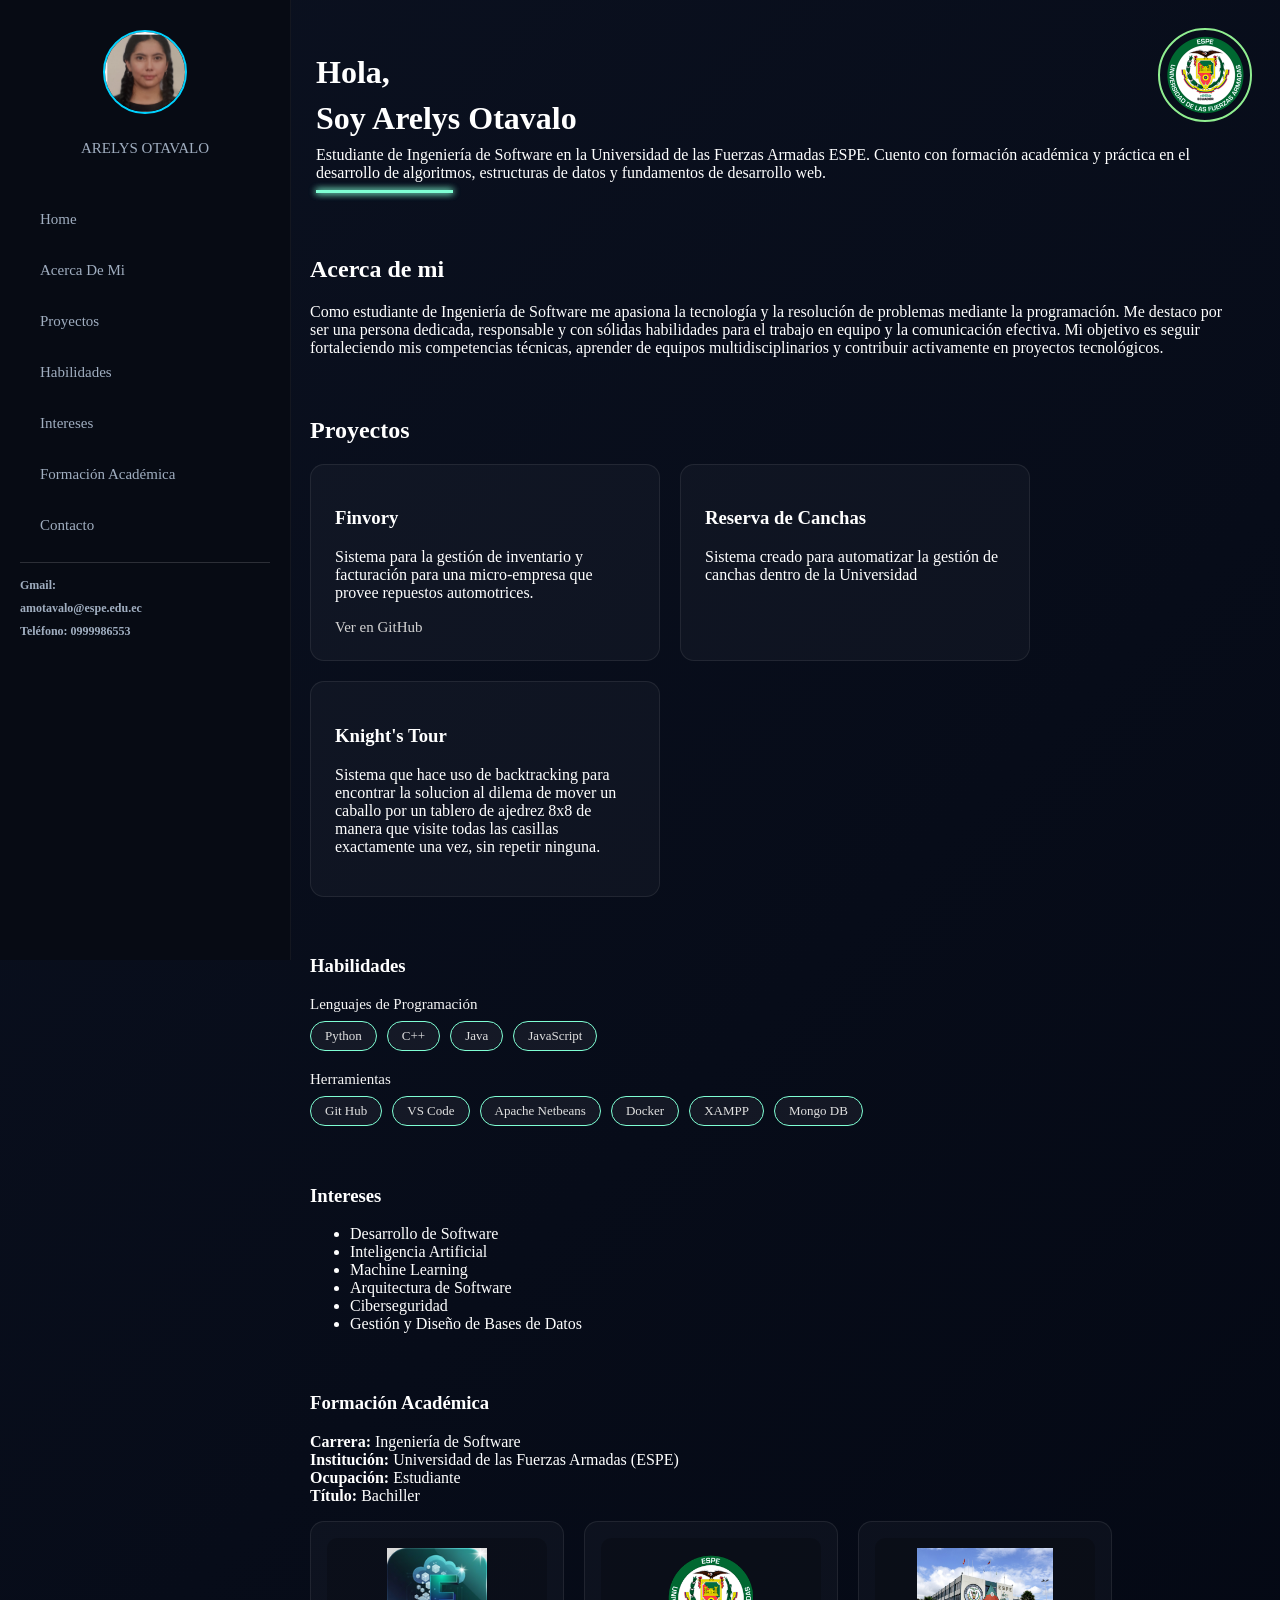
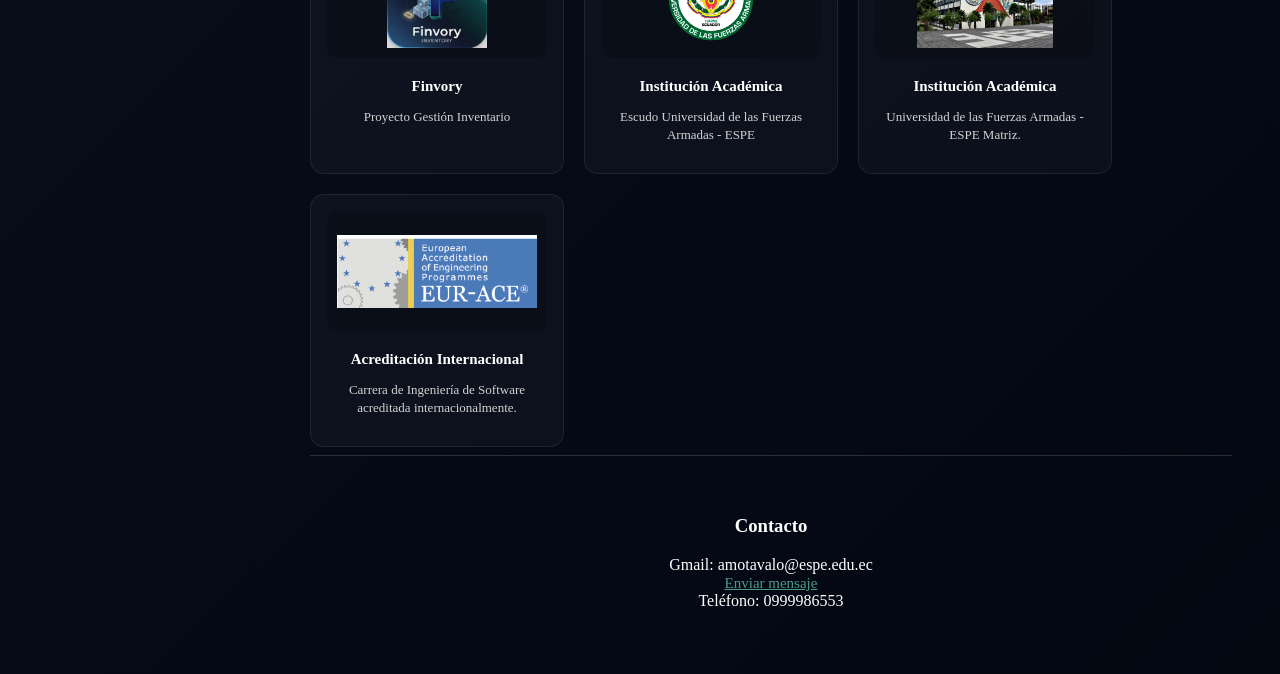
<file: perfilPropfesional2/index.html>
<!DOCTYPE html>

<html> 

<head>
    <title> Mi perfil Profesionasl </title>
    <meta charset = "UTF-8">
    <meta name="viewport" content="width=device-width, initial-scale=1.0">
    <link rel="stylesheet" href="estilos.css">
</head>

<body> 

    <img src="Espe.png" alt="Imagen esquina" class="esquina_derecha">

    <nav class="sidebar">
        <div class="logo">
            <img src="FotoPerfil.png" alt="Foto de Arelys" class="foto_perfil">
            <a href="#home" class="nav_item">ARELYS OTAVALO</a>
        </div>

        <ul class="nav_links">
            <li><a href="#home" class="nav_item">Home</a></li>
            <li><a href="#acerca_de_mi" class="nav_item">Acerca De Mi</a></li>
            <li><a href="#proyectos" class="nav_item">Proyectos</a></li>
            <li><a href="#habilidades" class="nav_item">Habilidades</a></li>
            <li><a href="#intereses" class="nav_item">Intereses</a></li>
            <li><a href="#formacion" class="nav_item">Formación Académica</a></li>
            <li><a href="#contacto" class="nav_item">Contacto</a></li>
        </ul>

        <hr class="linea_division">
            <div class="info_contacto">
                <span class="texto_contacto">Gmail: </span>
                    <a href="mailto:amotavalo@espe.edu.ec" class="info_contacto" target="_blank">amotavalo@espe.edu.ec</a>
                <span> Teléfono: 0999986553</span>
            </div>

    </nav>

    <header> 
            <h1 class="nombre" id="home">Hola,</h1> 
            <h1 class="nombre"> Soy Arelys Otavalo </h1>
            <p class="contenido">
            Estudiante de Ingeniería de Software en la Universidad de las Fuerzas Armadas ESPE.
            Cuento con formación académica y práctica en el desarrollo de algoritmos, 
            estructuras de datos y fundamentos de desarrollo web. <br>
            </p>
    </header>
        
    <main> 

        <section> 
                <h2 class="distancia" id="acerca_de_mi">Acerca de mi</h2>
                <p> Como estudiante de Ingeniería de Software me apasiona la tecnología y la resolución de problemas mediante la programación. Me destaco por ser una persona dedicada, responsable y con sólidas habilidades para el trabajo en equipo y la comunicación efectiva. Mi objetivo es seguir fortaleciendo mis competencias técnicas, aprender de equipos multidisciplinarios y contribuir activamente en proyectos tecnológicos.</p>
        </section> 

        <section >
            <h2 class="distancia" id="proyectos">Proyectos</h2>
            <div class="caja_proyectos">  
                <div class="estilo_tarjeta">
                <h3>Finvory</h3>
                <p>Sistema para la gestión de inventario y facturación para una micro-empresa que provee repuestos automotrices.</p>
                <a href="https://github.com/arelysotavalo/MyRepository" target="_blank" class="link_tarjeta"> Ver en GitHub</a>
                </div>

                <div class="estilo_tarjeta">
                <h3>Reserva de Canchas</h3>
                <p>Sistema creado para automatizar la gestión de canchas dentro de la Universidad</p>
                </div>

                <div class="estilo_tarjeta">
                <h3>Knight's Tour</h3>
                <p>Sistema que hace uso de backtracking para encontrar la solucion al dilema de mover un caballo por un tablero de ajedrez 8x8 de manera que visite todas las casillas exactamente una vez, sin repetir ninguna. </p>
                </div>
            </div>


        </section >
        
        <section > 
            <h3 class="distancia " id="habilidades">Habilidades</h3>
            <p class="subtitulo">Lenguajes de Programación </p>

            <div class="seccion_habilidades"> 
                <div class="forma_habilidades">
                    <span class="habilidad">Python</span>
                    <span class="habilidad">C++</span>
                    <span class="habilidad">Java</span>
                    <span class="habilidad">JavaScript</span>
                </div>
            </div>

            <p class="subtitulo">Herramientas</p>
            <div>  
                <div class="forma_habilidades">
                    <span class="habilidad">Git Hub</span>
                    <span class="habilidad">VS Code</span>
                    <span class="habilidad">Apache Netbeans</span>
                    <span class="habilidad">Docker</span>
                    <span class="habilidad">XAMPP</span>
                    <span class="habilidad">Mongo DB</span>
                </div>
            </div>
            
        </section>

        <section > 
            <h3 class="distancia " id="intereses">Intereses</h3>
                <ul> 
                    <li> Desarrollo de Software </li>
                    <li> Inteligencia Artificial </li>
                    <li> Machine Learning  </li>
                    <li> Arquitectura de Software  </li>
                    <li> Ciberseguridad </li>
                    <li> Gestión y Diseño de Bases de Datos</li>
                </ul>            
        </section>


        <section> 
            <h3 class="distancia" id="formacion"> Formación Académica</h3>
            <div class="seccion_formacion">
                <p>
                <strong> Carrera: </strong> Ingeniería de Software <br>
                <strong> Institución: </strong> Universidad de las Fuerzas Armadas (ESPE) <br>
                <strong> Ocupación: </strong> Estudiante <br>
                <strong> Título: </strong> Bachiller <br>
                </p>
            </div>

                
         </section> 

        <section id="destacados">
            <div class="caja_destacados">
 
                <div class="tarjeta_destacada">
                    <div class="contenedor_img_destacada">
                        <img src="FinvoryLogo.png" alt="Universidad ESPE">
                    </div>
                    <h4>Finvory</h4>
                    <p>Proyecto Gestión Inventario</p>
                </div>

                <div class="tarjeta_destacada">
                    <div class="contenedor_img_destacada">
                        <img src="Espe.png" alt="Universidad ESPE">
                    </div>
                    <h4>Institución Académica</h4>
                    <p>Escudo Universidad de las Fuerzas Armadas - ESPE</p>
                </div>

                <div class="tarjeta_destacada">
                    <div class="contenedor_img_destacada">
                        <img src="Campus.png" alt="Universidad ESPE">
                    </div>
                    <h4>Institución Académica</h4>
                    <p>Universidad de las Fuerzas Armadas - ESPE Matriz.</p>
                </div>


                <div class="tarjeta_destacada">
                    <div class="contenedor_img_destacada">
                        <img src="EURACE.png" alt="Acreditación EUR-ACE">
                    </div>
                    <h4>Acreditación Internacional</h4>
                    <p>Carrera de Ingeniería de Software acreditada internacionalmente.</p>
                </div>

            </div>
        </section>

         <hr class="linea_division">

        <footer id="contacto">
            <h3 class="distancia" > Contacto </h3> 
            <p> 
                Gmail: amotavalo@espe.edu.ec<br> 
                <a href="https://mail.google.com" class="enviar_mensaje" target="_blank">Enviar mensaje</a> <br>
                Teléfono: 0999986553
            </p>
        </footer>
       
    </main>

    

</body>


</html>
</file>
<file: perfilPropfesional2/estilos.css>
body {
  background: linear-gradient(135deg, #0b1120 0%, #030712 100%);
  color: #ffffff;
  min-height: 100vh;
  margin-left: 270px; 
  padding: 40px;
  position: relative;
}

.esquina_derecha {
  position: absolute;
  top: 20px;            
  right: 20px;           
  width: 90px;          
  height: 90px;          
  border-radius: 50%;    
  object-fit: cover;     
  border: 2px solid lightgreen; 
}

.sidebar {
  position: fixed;
  top: 0;
  left: 0;
  width: 250px;
  height: 100vh;
  background: #070b14;
  padding: 30px 20px;
  border-right: 1px solid rgba(255, 255, 255, 0.05);
}

.nav_links {
  list-style: none; 
  padding: 0;
  margin-top: 30px;
  display: flex;
  flex-direction: column;
  gap: 10px;
}

.nav_item {
  display: block;
  text-decoration: none; 
  color: #a0aec0;
  padding: 12px 20px;
  font-size: 15px;
  transition: all 0.3s ease;
}

.nav_item:hover {
  color: aquamarine;
  background: rgba(127, 250, 212, 0.05);
}

.foto_perfil {
  width: 80px;           
  height: 80px;          
  border-radius: 50%;    
  object-fit: cover;    
  border: 2px solid #00d2ff; 
  margin-bottom: 10px;   
}

.linea_division {
  border: none;
  height: 1px;
  background: rgba(255, 255, 255, 0.15);
  margin-bottom: 15px;
}

.info_contacto {
  font-size: 12px;
  color: #a0aec0;
  display: flex;
  flex-direction: column;
  gap: 8px;
  font-weight: 600;
  text-decoration: none;
}

.info_contacto a:hover {
  color: #00d2ff;
}

.logo {
  text-align: center;
}

.nombre {
  margin: 3px;
  padding: 3px;
}

.contenido {
  margin: 3px;
  padding: 3px;
}

.contenido::after {
  content: "";
  display: block;
  width: 15%;            
  height: 3px;             
  background: aquamarine;     
  margin-top: 8px;         
  box-shadow: 0 0 7px aquamarine, 0 0 7px aquamarine; 
}

.distancia {
  padding-top: 40px;
}

.caja_proyectos {
  display: flex;         
  flex-wrap: wrap;        
  gap: 20px;              
}

.estilo_tarjeta {
  background: rgba(255, 255, 255, 0.03);
  border: 1px solid rgba(255, 255, 255, 0.08);
  border-radius: 14px;
  padding: 24px;
  width: 300px;           
}

.estilo_tarjeta:hover {
  border-color: aquamarine;
  background: rgba(127, 250, 212, 0.05);
}

.link_tarjeta {
  text-decoration: none; 
  color: lightgray;
  font-size: 15px;
}

.link_tarjeta:hover {
  color: aquamarine;
  background: rgba(127, 250, 212, 0.05);
}

.seccion_habilidades {
  display: flex;
  flex-wrap: wrap;
  gap: 10px; 
  margin-bottom: 20px;
}

.forma_habilidades {
  display: flex;
  flex-wrap: wrap;
  gap: 10px; 
}

.habilidad {
  background: rgba(255, 255, 255, 0.05); 
  border: 1.3px solid aquamarine; 
  padding: 6px 14px;
  border-radius: 20px; 
  font-size: 13px;
  color: #e0e0e0;
}

.habilidad:hover {
  background: rgba(127, 250, 212, 0.5);
}

.subtitulo {
  font-size: 15px;
  color: whitesmoke;
  margin-bottom: 8px;
}

.formacion {
  margin-top: 30px;
}

.enviar_mensaje {
  text-decoration: underline;
  color: rgba(127, 250, 212, 0.6);
  font-size: 15px;
}

#contacto {
  text-align: center;
}

.caja_destacados {
  display: flex;
  flex-wrap: wrap;
  gap: 20px;
  margin-top: 15px;
}

.tarjeta_destacada {
  background: rgba(255, 255, 255, 0.03);
  border: 1px solid rgba(255, 255, 255, 0.08);
  border-radius: 14px;
  padding: 16px;
  width: 220px;
  text-align: center;
}

.tarjeta_destacada:hover {
  border-color: aquamarine;
  background: rgba(127, 250, 212, 0.05);
}

.contenedor_img_destacada {
  width: 100%;
  height: 120px;
  background: rgba(0, 0, 0, 0.2);
  border-radius: 10px;
  display: flex;
  justify-content: center;
  align-items: center;
  margin-bottom: 12px;
  padding: 10px;
  box-sizing: border-box;
}

.contenedor_img_destacada img {
  max-width: 100%;
  max-height: 100%;
  object-fit: contain; 
}

.tarjeta_destacada h4 {
  font-size: 15px;
  color: white;
  margin-bottom: 6px;
}

.tarjeta_destacada p {
  font-size: 13px;
  color: lightgray;
  line-height: 1.4;
}

@media (max-width: 768px) {
  body {
    margin-left: 0;
    padding: 15px;
    padding-top: 70px; 
  }
  
  .esquina_derecha {
    position: absolute;
    top: 10px;
    right: 15px;
    width: 45px;
    height: 45px;
    z-index: 10;
  }

  .sidebar {
    position: relative;
    width: 100%;
    height: auto;
    left: auto;
    top: auto;
    border-right: none;
    border-bottom: 1px solid rgba(255, 255, 255, 0.15);
    padding: 20px 10px;
    margin-bottom: 20px;
  }

  .nav_links {
    flex-direction: row;
    flex-wrap: wrap;
    justify-content: center;
    gap: 5px;
    margin-top: 15px;
  }

  .nav_item {
    padding: 8px 12px;
    font-size: 13px;
  }

  .estilo_tarjeta {
    width: 100%;
  }

  .tarjeta_destacada {
    width: 100%;
  }
}
</file>
